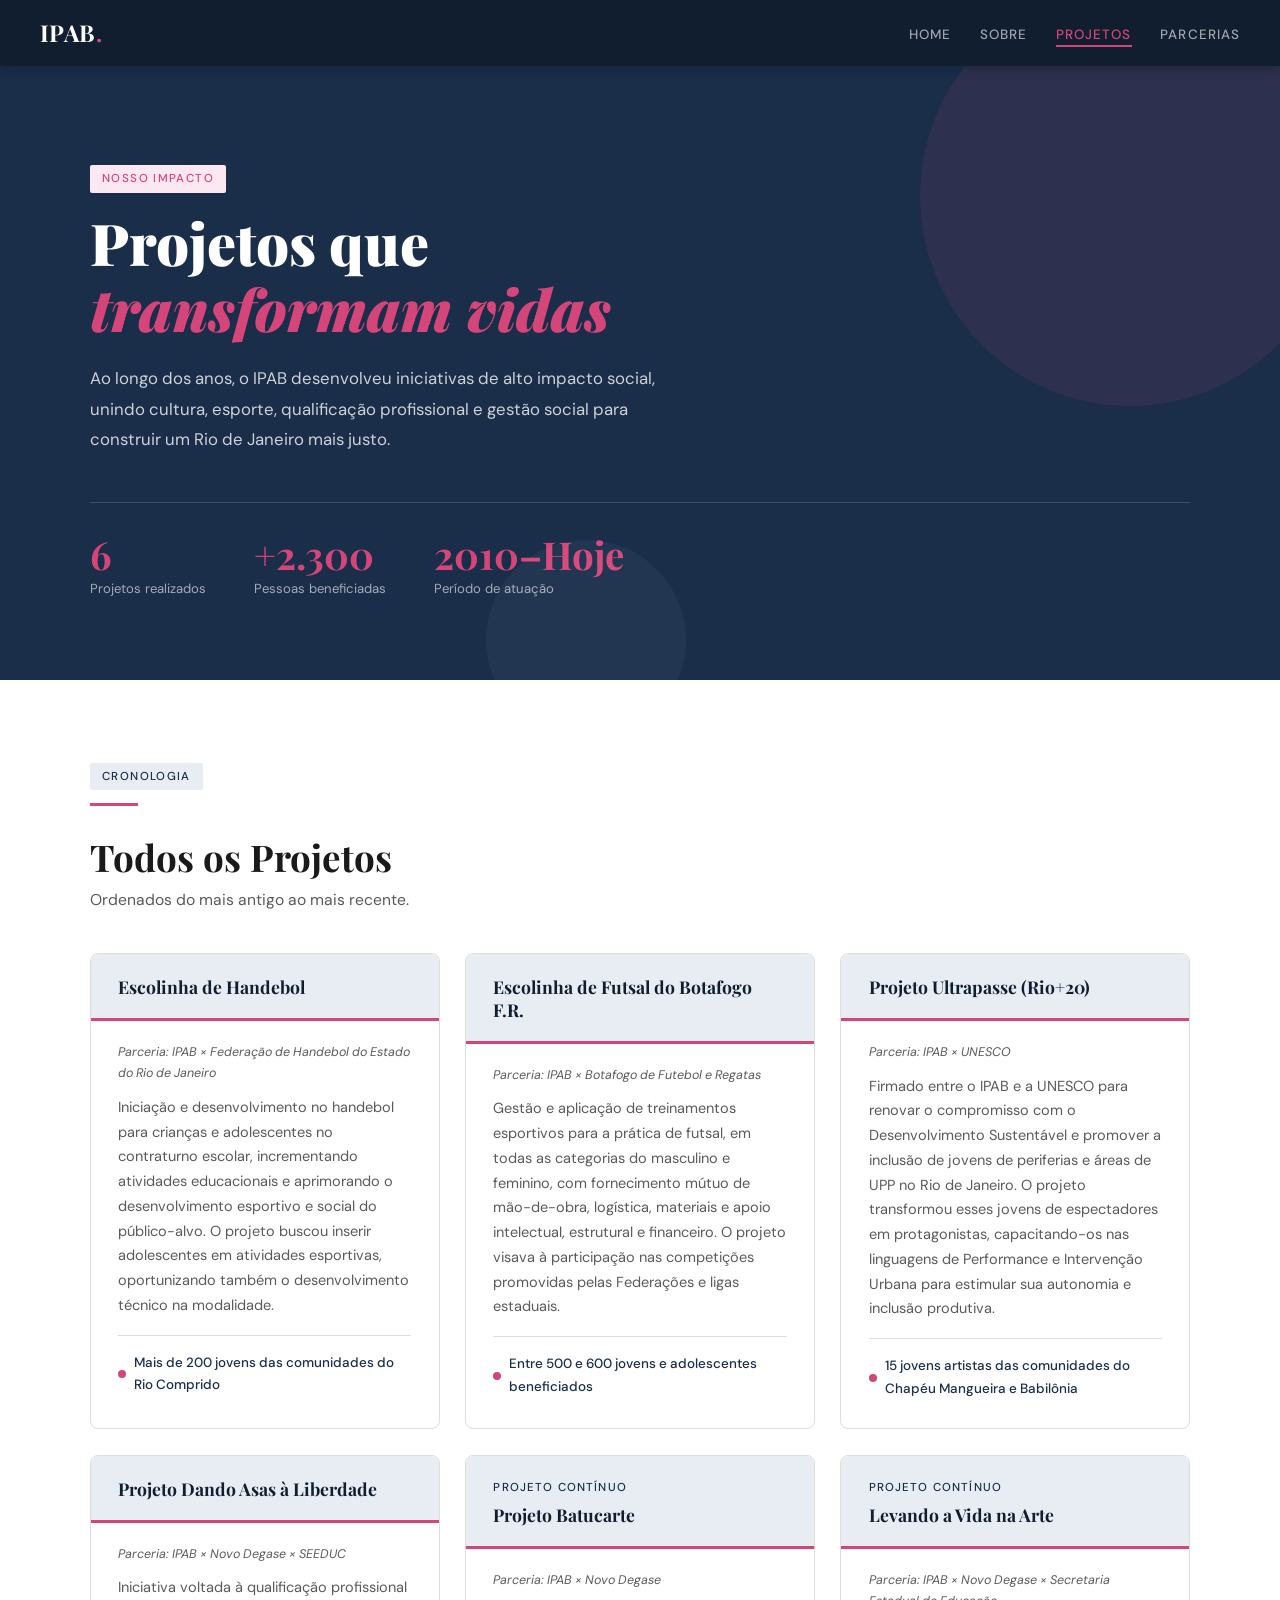
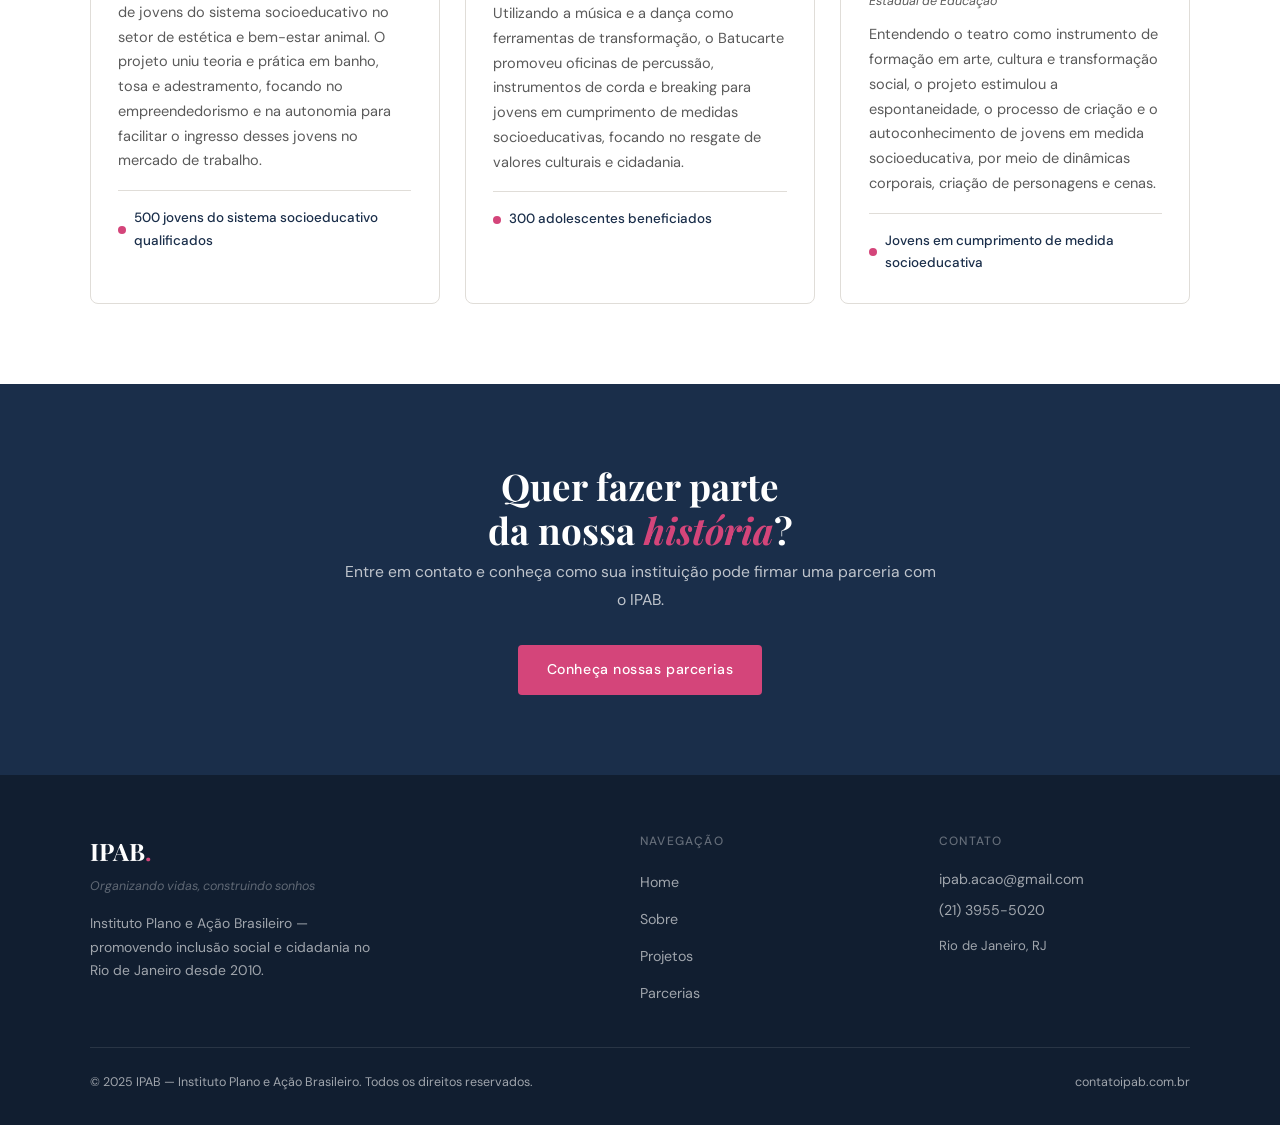
<file: projetos.html>
<!DOCTYPE html>
<html lang="pt-BR">
<head>
  <meta charset="UTF-8" />
  <meta name="viewport" content="width=device-width, initial-scale=1.0" />
  <title>Projetos | IPAB — Instituto Plano e Ação Brasileiro</title>
  <meta name="description" content="Conheça os projetos de alto impacto social desenvolvidos pelo IPAB desde 2010 no Rio de Janeiro." />
  <link rel="stylesheet" href="style.css" />
</head>
<body>

<!-- NAV -->
<nav>
  <a class="nav-logo" href="index.html">IPAB<span>.</span></a>
  <button class="nav-toggle" aria-label="Menu" onclick="document.querySelector('nav ul').classList.toggle('aberto')">
    <span></span><span></span><span></span>
  </button>
  <ul>
    <li><a href="index.html">Home</a></li>
    <li><a href="sobre.html">Sobre</a></li>
    <li><a href="projetos.html" class="ativo">Projetos</a></li>
    <li><a href="parcerias.html">Parcerias</a></li>
  </ul>
</nav>

<!-- HERO -->
<div class="hero">
  <div class="hero-inner">
    <span class="tag">Nosso Impacto</span>
    <h1>Projetos que<br><em>transformam vidas</em></h1>
    <p class="sub">Ao longo dos anos, o IPAB desenvolveu iniciativas de alto impacto social, unindo cultura, esporte, qualificação profissional e gestão social para construir um Rio de Janeiro mais justo.</p>
    <div class="hero-stats">
      <div>
        <div class="stat-num">6</div>
        <div class="stat-label">Projetos realizados</div>
      </div>
      <div>
        <div class="stat-num">+2.300</div>
        <div class="stat-label">Pessoas beneficiadas</div>
      </div>
      <div>
        <div class="stat-num">2010–Hoje</div>
        <div class="stat-label">Período de atuação</div>
      </div>
    </div>
  </div>
</div>

<!-- PROJETOS — ordenados por data -->
<section class="alt">
  <div class="section-inner">
    <span class="tag" style="background:var(--azul-pale);color:var(--azul);">Cronologia</span>
    <div class="divider"></div>
    <h2 class="section-title">Todos os Projetos</h2>
    <p class="section-sub">Ordenados do mais antigo ao mais recente.</p>

    <div class="projetos-grid">

      <!-- 1. Escolinha de Handebol — jul/2010 a jan/2011 -->
      <div class="projeto-card">
        <div class="projeto-header">
          <h3>Escolinha de Handebol</h3>
        </div>
        <div class="projeto-body">
          <p class="parceiro">Parceria: IPAB × Federação de Handebol do Estado do Rio de Janeiro</p>
          <p>Iniciação e desenvolvimento no handebol para crianças e adolescentes no contraturno escolar, incrementando atividades educacionais e aprimorando o desenvolvimento esportivo e social do público-alvo. O projeto buscou inserir adolescentes em atividades esportivas, oportunizando também o desenvolvimento técnico na modalidade.</p>
          <div class="projeto-impacto">Mais de 200 jovens das comunidades do Rio Comprido</div>
        </div>
      </div>

      <!-- 2. Escolinha de Futsal do Botafogo — set/2011 a ago/2016 -->
      <div class="projeto-card">
        <div class="projeto-header">
          <h3>Escolinha de Futsal do Botafogo F.R.</h3>
        </div>
        <div class="projeto-body">
          <p class="parceiro">Parceria: IPAB × Botafogo de Futebol e Regatas</p>
          <p>Gestão e aplicação de treinamentos esportivos para a prática de futsal, em todas as categorias do masculino e feminino, com fornecimento mútuo de mão-de-obra, logística, materiais e apoio intelectual, estrutural e financeiro. O projeto visava à participação nas competições promovidas pelas Federações e ligas estaduais.</p>
          <div class="projeto-impacto">Entre 500 e 600 jovens e adolescentes beneficiados</div>
        </div>
      </div>

      <!-- 3. Projeto Ultrapasse (Rio+20) — jun/2012 -->
      <div class="projeto-card">
        <div class="projeto-header">
          <h3>Projeto Ultrapasse (Rio+20)</h3>
        </div>
        <div class="projeto-body">
          <p class="parceiro">Parceria: IPAB × UNESCO</p>
          <p>Firmado entre o IPAB e a UNESCO para renovar o compromisso com o Desenvolvimento Sustentável e promover a inclusão de jovens de periferias e áreas de UPP no Rio de Janeiro. O projeto transformou esses jovens de espectadores em protagonistas, capacitando-os nas linguagens de Performance e Intervenção Urbana para estimular sua autonomia e inclusão produtiva.</p>
          <div class="projeto-impacto">15 jovens artistas das comunidades do Chapéu Mangueira e Babilônia</div>
        </div>
      </div>

      <!-- 4. Dando Asas à Liberdade — 2011-2016 -->
      <div class="projeto-card">
        <div class="projeto-header">
          <h3>Projeto Dando Asas à Liberdade</h3>
        </div>
        <div class="projeto-body">
          <p class="parceiro">Parceria: IPAB × Novo Degase × SEEDUC</p>
          <p>Iniciativa voltada à qualificação profissional de jovens do sistema socioeducativo no setor de estética e bem-estar animal. O projeto uniu teoria e prática em banho, tosa e adestramento, focando no empreendedorismo e na autonomia para facilitar o ingresso desses jovens no mercado de trabalho.</p>
          <div class="projeto-impacto">500 jovens do sistema socioeducativo qualificados</div>
        </div>
      </div>

      <!-- 5. Batucarte -->
      <div class="projeto-card">
        <div class="projeto-header">
          <div class="periodo">Projeto contínuo</div>
          <h3>Projeto Batucarte</h3>
        </div>
        <div class="projeto-body">
          <p class="parceiro">Parceria: IPAB × Novo Degase</p>
          <p>Utilizando a música e a dança como ferramentas de transformação, o Batucarte promoveu oficinas de percussão, instrumentos de corda e breaking para jovens em cumprimento de medidas socioeducativas, focando no resgate de valores culturais e cidadania.</p>
          <div class="projeto-impacto">300 adolescentes beneficiados</div>
        </div>
      </div>

      <!-- 6. Levando a Vida na Arte -->
      <div class="projeto-card">
        <div class="projeto-header">
          <div class="periodo">Projeto contínuo</div>
          <h3>Levando a Vida na Arte</h3>
        </div>
        <div class="projeto-body">
          <p class="parceiro">Parceria: IPAB × Novo Degase × Secretaria Estadual de Educação</p>
          <p>Entendendo o teatro como instrumento de formação em arte, cultura e transformação social, o projeto estimulou a espontaneidade, o processo de criação e o autoconhecimento de jovens em medida socioeducativa, por meio de dinâmicas corporais, criação de personagens e cenas.</p>
          <div class="projeto-impacto">Jovens em cumprimento de medida socioeducativa</div>
        </div>
      </div>


    </div>
  </div>
</section>

<!-- CTA -->
<section class="azul" style="text-align:center;">
  <div class="section-inner" style="max-width:600px;">
    <h2 class="section-title" style="color:var(--branco);">Quer fazer parte<br>da nossa <em style="font-style:italic;color:var(--rosa)">história</em>?</h2>
    <p class="section-sub" style="color:rgba(255,255,255,0.72); max-width:100%; margin-bottom:2rem;">Entre em contato e conheça como sua instituição pode firmar uma parceria com o IPAB.</p>
    <a class="btn btn-rosa" href="parcerias.html">Conheça nossas parcerias</a>
  </div>
</section>

<!-- FOOTER -->
<footer>
  <div class="footer-inner">
    <div>
      <div class="f-logo">IPAB<span>.</span></div>
      <div class="f-slogan">Organizando vidas, construindo sonhos</div>
      <p class="f-desc">Instituto Plano e Ação Brasileiro — promovendo inclusão social e cidadania no Rio de Janeiro desde 2010.</p>
    </div>
    <div>
      <h4>Navegação</h4>
      <ul>
        <li><a href="index.html">Home</a></li>
        <li><a href="sobre.html">Sobre</a></li>
        <li><a href="projetos.html">Projetos</a></li>
        <li><a href="parcerias.html">Parcerias</a></li>
      </ul>
    </div>
    <div class="f-contact">
      <h4>Contato</h4>
      <p><a href="mailto:ipab.acao@gmail.com">ipab.acao@gmail.com</a></p>
      <p>(21) 3955-5020</p>
      <p style="margin-top:0.8rem; font-size:0.82rem;">Rio de Janeiro, RJ</p>
    </div>
  </div>
  <div class="footer-bottom">
    <span>© 2025 IPAB — Instituto Plano e Ação Brasileiro. Todos os direitos reservados.</span>
    <span>contatoipab.com.br</span>
  </div>
</footer>

</body>
</html>
</file>
<file: style.css>
@import url('https://fonts.googleapis.com/css2?family=Playfair+Display:ital,wght@0,700;0,900;1,700&family=DM+Sans:wght@300;400;500&display=swap');

*, *::before, *::after { box-sizing: border-box; margin: 0; padding: 0; }

:root {
  --azul:         #1a2e4a;
  --azul-escuro:  #111e30;
  --azul-hover:   #253d61;
  --azul-pale:    #e8edf4;
  --rosa:         #d4457a;
  --rosa-hover:   #bc3568;
  --rosa-pale:    #fce8f0;
  --creme:        #f9f8f6;
  --escuro:       #1a1a1a;
  --cinza:        #5a5a5a;
  --cinza-claro:  #e0ddd8;
  --branco:       #ffffff;
  --serif: 'Playfair Display', Georgia, serif;
  --sans:  'DM Sans', system-ui, sans-serif;
  --max:   1100px;
}

html { scroll-behavior: smooth; }
body {
  font-family: var(--sans);
  background: var(--creme);
  color: var(--escuro);
  font-size: 17px;
  line-height: 1.7;
}

.container { max-width: var(--max); margin: 0 auto; padding: 0 2rem; }
.tag {
  display: inline-block;
  background: var(--rosa-pale); color: var(--rosa);
  font-size: 0.72rem; font-weight: 500;
  letter-spacing: 0.12em; text-transform: uppercase;
  padding: 4px 12px; border-radius: 2px;
}
.tag-azul {
  background: var(--azul-pale); color: var(--azul);
}
.divider { width: 48px; height: 3px; background: var(--rosa); margin: 0.8rem 0 1.8rem; }

/* NAV */
nav {
  position: sticky; top: 0; z-index: 200;
  background: var(--azul-escuro);
  height: 66px; display: flex; align-items: center;
  justify-content: space-between; padding: 0 2.5rem;
  box-shadow: 0 2px 12px rgba(0,0,0,0.25);
}
.nav-logo {
  font-family: var(--serif); font-size: 1.45rem; font-weight: 700;
  color: var(--branco); text-decoration: none; letter-spacing: 0.02em;
}
.nav-logo span { color: var(--rosa); }
nav ul { list-style: none; display: flex; gap: 1.8rem; }
nav ul a {
  font-size: 0.84rem; font-weight: 500; letter-spacing: 0.08em;
  text-transform: uppercase; color: rgba(255,255,255,0.6);
  text-decoration: none; padding-bottom: 2px;
  border-bottom: 2px solid transparent;
  transition: color 0.2s, border-color 0.2s;
}
nav ul a:hover { color: var(--branco); }
nav ul a.ativo { color: var(--rosa); border-bottom-color: var(--rosa); }
.nav-toggle {
  display: none; background: none; border: none;
  cursor: pointer; flex-direction: column; gap: 5px; padding: 4px;
}
.nav-toggle span { display: block; width: 24px; height: 2px; background: var(--branco); border-radius: 2px; }

@media (max-width: 720px) {
  .nav-toggle { display: flex; }
  nav ul {
    display: none; flex-direction: column; gap: 0;
    position: absolute; top: 66px; left: 0; right: 0;
    background: var(--azul-escuro); padding: 1rem 0;
    box-shadow: 0 8px 20px rgba(0,0,0,0.2);
  }
  nav ul.aberto { display: flex; }
  nav ul a { padding: 0.75rem 2.5rem; border-bottom: none; }
  nav { position: relative; }
}

/* HERO */
.hero {
  background: var(--azul); color: var(--branco);
  padding: 6rem 2.5rem 5rem; position: relative; overflow: hidden;
}
.hero::before {
  content: ''; position: absolute; top: -80px; right: -60px;
  width: 420px; height: 420px; border-radius: 50%;
  background: rgba(212,69,122,0.10); pointer-events: none;
}
.hero::after {
  content: ''; position: absolute; bottom: -60px; left: 38%;
  width: 200px; height: 200px; border-radius: 50%;
  background: rgba(255,255,255,0.04); pointer-events: none;
}
.hero-inner { max-width: var(--max); margin: 0 auto; position: relative; }
.hero h1 {
  font-family: var(--serif);
  font-size: clamp(2.2rem, 4.5vw, 3.8rem);
  font-weight: 900; line-height: 1.15;
  margin: 1rem 0 1.4rem;
}
.hero h1 em { font-style: italic; color: var(--rosa); }
.hero .sub {
  font-size: 1.05rem; color: rgba(255,255,255,0.78);
  max-width: 580px; line-height: 1.8;
}
.hero-stats {
  display: flex; gap: 3rem; flex-wrap: wrap;
  margin-top: 3rem; padding-top: 2rem;
  border-top: 1px solid rgba(255,255,255,0.15);
}
.stat-num { font-family: var(--serif); font-size: 2.4rem; font-weight: 700; color: var(--rosa); line-height: 1; }
.stat-label { font-size: 0.82rem; color: rgba(255,255,255,0.6); margin-top: 4px; }

/* SECTIONS */
section { padding: 5rem 2.5rem; }
section.alt { background: var(--branco); }
section.azul { background: var(--azul); color: var(--branco); }
.section-inner { max-width: var(--max); margin: 0 auto; }
.section-title {
  font-family: var(--serif);
  font-size: clamp(1.7rem, 3vw, 2.3rem);
  font-weight: 700; line-height: 1.2; margin-bottom: 0.4rem;
}
.section-sub {
  font-size: 0.98rem; color: var(--cinza);
  max-width: 580px; line-height: 1.75; margin-bottom: 2.5rem;
}
section.azul .section-sub { color: rgba(255,255,255,0.72); }

/* BUTTON */
.btn {
  display: inline-block; padding: 0.8rem 1.8rem;
  border-radius: 4px; font-family: var(--sans);
  font-size: 0.88rem; font-weight: 500; letter-spacing: 0.04em;
  text-decoration: none; cursor: pointer; border: none;
  transition: background 0.2s, transform 0.15s;
}
.btn-rosa { background: var(--rosa); color: var(--branco); }
.btn-rosa:hover { background: var(--rosa-hover); transform: translateY(-1px); }
.btn-azul { background: var(--azul); color: var(--branco); }
.btn-azul:hover { background: var(--azul-hover); transform: translateY(-1px); }
.btn-outline { background: transparent; color: var(--branco); border: 1.5px solid rgba(255,255,255,0.45); }
.btn-outline:hover { background: rgba(255,255,255,0.1); }

/* SERVICE CARDS */
.card-grid {
  display: grid; grid-template-columns: repeat(auto-fit, minmax(230px, 1fr));
  gap: 1.4rem; margin-top: 2rem;
}
.card {
  background: var(--branco); border: 1px solid var(--cinza-claro);
  border-radius: 8px; padding: 1.8rem;
  border-top: 3px solid var(--rosa);
  transition: box-shadow 0.2s, transform 0.2s;
}
.card:hover { box-shadow: 0 6px 24px rgba(0,0,0,0.08); transform: translateY(-2px); }
.card-icon { font-size: 1.8rem; margin-bottom: 1rem; }
.card h3 { font-family: var(--serif); font-size: 1.1rem; margin-bottom: 0.5rem; }
.card p { font-size: 0.91rem; color: var(--cinza); line-height: 1.7; }

/* PROJETO CARDS */
.projetos-grid {
  display: grid; grid-template-columns: repeat(auto-fit, minmax(300px, 1fr));
  gap: 1.6rem; margin-top: 2rem;
}
.projeto-card {
  background: var(--branco); border: 1px solid var(--cinza-claro);
  border-radius: 8px; overflow: hidden;
  display: flex; flex-direction: column;
  transition: box-shadow 0.2s, transform 0.2s;
}
.projeto-card:hover { box-shadow: 0 8px 28px rgba(0,0,0,0.09); transform: translateY(-2px); }
.projeto-header {
  background: var(--azul-pale); padding: 1.4rem 1.7rem 1.2rem;
  border-bottom: 3px solid var(--rosa);
}
.projeto-header .periodo {
  font-size: 0.72rem; font-weight: 500; color: var(--azul);
  letter-spacing: 0.1em; text-transform: uppercase; margin-bottom: 0.4rem;
}
.projeto-header h3 { font-family: var(--serif); font-size: 1.1rem; color: var(--azul-escuro); line-height: 1.3; }
.projeto-body { padding: 1.3rem 1.7rem 1.7rem; flex: 1; }
.projeto-body .parceiro { font-size: 0.78rem; color: var(--cinza); font-style: italic; margin-bottom: 0.7rem; }
.projeto-body p { font-size: 0.91rem; color: var(--cinza); line-height: 1.7; }
.projeto-impacto {
  display: flex; align-items: center; gap: 0.5rem;
  margin-top: 1rem; padding-top: 1rem;
  border-top: 1px solid var(--cinza-claro);
  font-size: 0.84rem; color: var(--azul); font-weight: 500;
}
.projeto-impacto::before {
  content: ''; width: 8px; height: 8px;
  border-radius: 50%; background: var(--rosa); flex-shrink: 0;
}

/* PARCERIAS */
.parceria-grid {
  display: grid; grid-template-columns: repeat(auto-fit, minmax(220px, 1fr));
  gap: 1.2rem; margin-top: 2rem;
}
.parceria-item {
  background: var(--branco); border: 1px solid var(--cinza-claro);
  border-radius: 8px; padding: 1.5rem 1.4rem;
  display: flex; align-items: flex-start; gap: 1rem;
  transition: box-shadow 0.2s;
}
.parceria-item:hover { box-shadow: 0 4px 16px rgba(0,0,0,0.07); }
.p-icon {
  width: 40px; height: 40px; border-radius: 50%;
  background: var(--azul-pale); display: flex;
  align-items: center; justify-content: center;
  flex-shrink: 0; font-size: 1.1rem;
}
.parceria-item h4 { font-size: 0.93rem; font-weight: 500; color: var(--escuro); margin-bottom: 2px; }
.parceria-item p { font-size: 0.81rem; color: var(--cinza); line-height: 1.5; }

/* FORM */
.form-wrap {
  background: var(--branco); border: 1px solid var(--cinza-claro);
  border-radius: 10px; padding: 2.5rem; max-width: 620px;
}
.form-group { margin-bottom: 1.1rem; }
.form-group label { display: block; font-size: 0.84rem; font-weight: 500; margin-bottom: 0.35rem; color: var(--cinza); }
.form-group input,
.form-group textarea {
  width: 100%; padding: 0.72rem 1rem;
  border: 1.5px solid var(--cinza-claro); border-radius: 4px;
  font-family: var(--sans); font-size: 0.95rem; color: var(--escuro);
  background: var(--creme); outline: none; transition: border-color 0.2s;
}
.form-group input:focus,
.form-group textarea:focus { border-color: var(--rosa); background: var(--branco); }
.form-group textarea { resize: vertical; min-height: 130px; }
.form-row { display: grid; grid-template-columns: 1fr 1fr; gap: 1rem; }
@media (max-width: 560px) { .form-row { grid-template-columns: 1fr; } }

/* SOBRE TWO-COL */
.sobre-grid { display: grid; grid-template-columns: 1fr 1fr; gap: 4rem; align-items: center; }
.sobre-grid.rev { direction: rtl; }
.sobre-grid.rev > * { direction: ltr; }
@media (max-width: 800px) {
  .sobre-grid, .sobre-grid.rev { grid-template-columns: 1fr; direction: ltr; }
}
.sobre-text h2 { font-family: var(--serif); font-size: 1.9rem; font-weight: 700; margin-bottom: 0.5rem; }
.sobre-text p { font-size: 0.97rem; color: var(--cinza); line-height: 1.8; }
.sobre-text p + p { margin-top: 0.9rem; }
.sobre-img {
  border-radius: 10px; overflow: hidden;
  aspect-ratio: 4/3; background: var(--azul-pale);
  display: flex; align-items: center; justify-content: center;
}
.sobre-img img { width: 100%; height: 100%; object-fit: cover; display: block; }

/* INFO BAR */
.info-bar { background: var(--rosa); color: var(--branco); padding: 2.5rem; }
.info-bar-inner {
  max-width: var(--max); margin: 0 auto;
  display: flex; justify-content: space-around;
  flex-wrap: wrap; gap: 2rem; align-items: center;
}
.info-item { text-align: center; }
.info-item .num { font-family: var(--serif); font-size: 2.2rem; font-weight: 900; }
.info-item .lbl { font-size: 0.82rem; font-weight: 500; letter-spacing: 0.06em; opacity: 0.82; text-transform: uppercase; }

/* CONTATO ICONS */
.contato-icon {
  width: 40px; height: 40px; border-radius: 50%;
  background: var(--azul-pale);
  display: flex; align-items: center; justify-content: center; font-size: 1.1rem;
}

/* FOOTER */
footer {
  background: var(--azul-escuro);
  color: rgba(255,255,255,0.6); padding: 3.5rem 2.5rem 2rem;
}
.footer-inner {
  max-width: var(--max); margin: 0 auto;
  display: grid; grid-template-columns: 2fr 1fr 1fr; gap: 3rem;
}
@media (max-width: 700px) { .footer-inner { grid-template-columns: 1fr; gap: 2rem; } }
.f-logo { font-family: var(--serif); font-size: 1.5rem; font-weight: 700; color: var(--branco); margin-bottom: 0.3rem; }
.f-logo span { color: var(--rosa); }
.f-slogan { font-size: 0.78rem; font-style: italic; opacity: 0.55; margin-bottom: 0.9rem; }
.f-desc { font-size: 0.87rem; line-height: 1.7; max-width: 280px; }
footer h4 { font-size: 0.75rem; font-weight: 500; text-transform: uppercase; letter-spacing: 0.1em; color: rgba(255,255,255,0.35); margin-bottom: 1rem; }
footer ul { list-style: none; }
footer ul li { margin-bottom: 0.5rem; }
footer ul a { color: rgba(255,255,255,0.6); text-decoration: none; font-size: 0.89rem; transition: color 0.2s; }
footer ul a:hover { color: var(--rosa); }
.f-contact p { font-size: 0.89rem; margin-bottom: 0.4rem; }
.f-contact a { color: rgba(255,255,255,0.6); text-decoration: none; }
.f-contact a:hover { color: var(--rosa); }
.footer-bottom {
  max-width: var(--max); margin: 2rem auto 0;
  padding-top: 1.5rem; border-top: 1px solid rgba(255,255,255,0.1);
  display: flex; justify-content: space-between;
  font-size: 0.78rem; flex-wrap: wrap; gap: 0.5rem;
}
</file>
